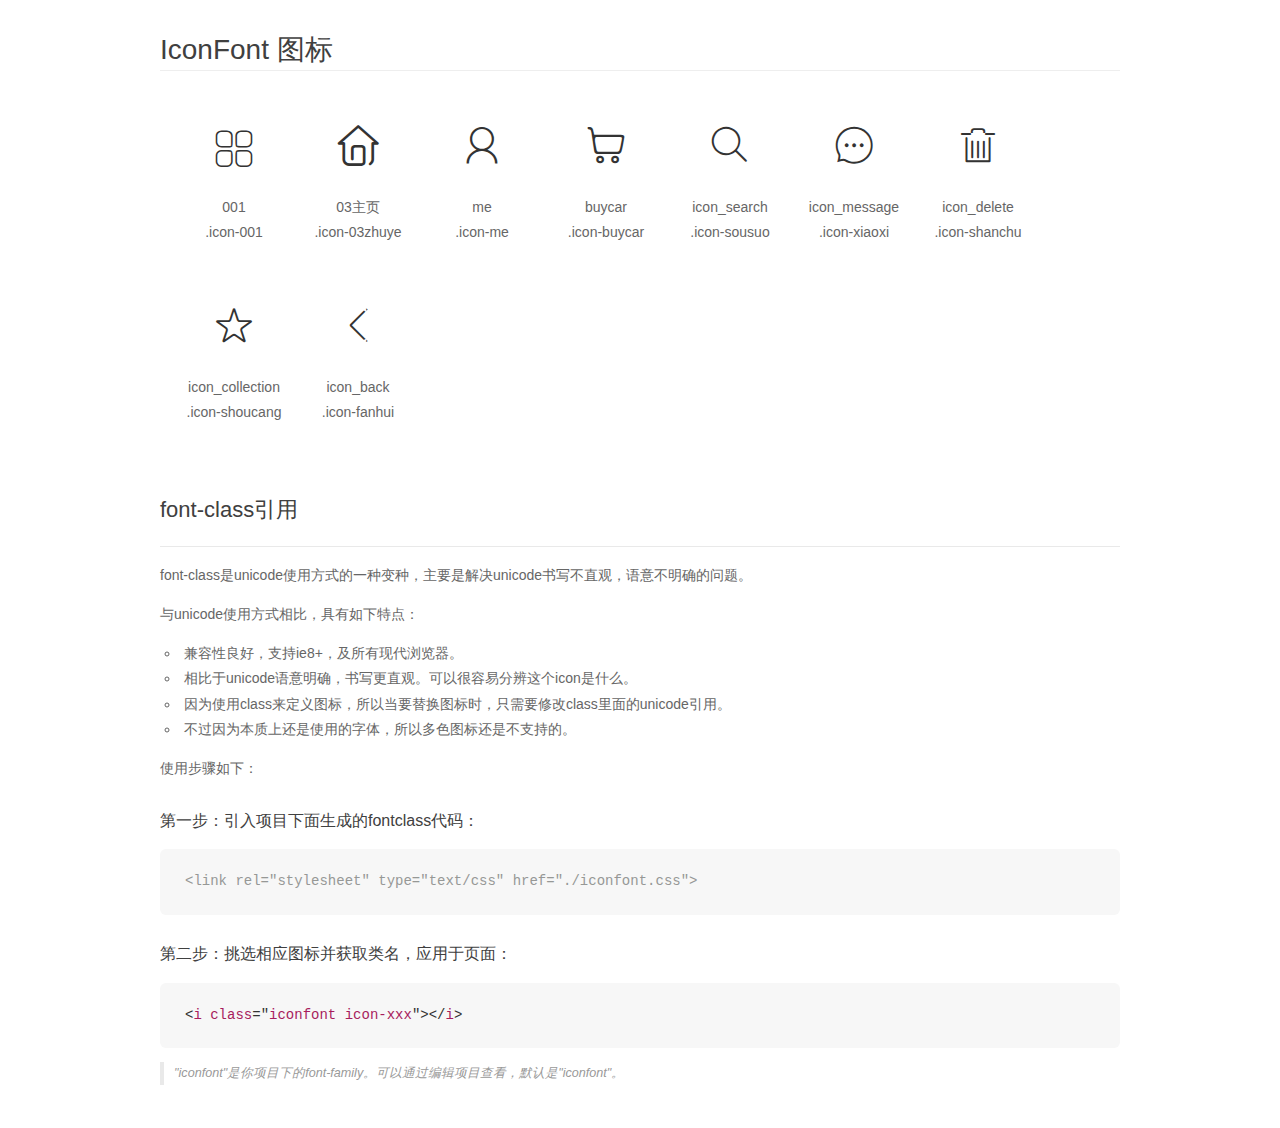
<file: static/iconfont/demo_fontclass.html>
<!DOCTYPE html>
<html>
<head>
    <meta charset="utf-8"/>
    <title>IconFont</title>
    <link rel="stylesheet" href="demo.css">
    <link rel="stylesheet" href="iconfont.css">
</head>
<body>
    <div class="main markdown">
        <h1>IconFont 图标</h1>
        <ul class="icon_lists clear">
            
                <li>
                <i class="icon iconfont icon-001"></i>
                    <div class="name">001</div>
                    <div class="fontclass">.icon-001</div>
                </li>
            
                <li>
                <i class="icon iconfont icon-03zhuye"></i>
                    <div class="name">03主页</div>
                    <div class="fontclass">.icon-03zhuye</div>
                </li>
            
                <li>
                <i class="icon iconfont icon-me"></i>
                    <div class="name">me</div>
                    <div class="fontclass">.icon-me</div>
                </li>
            
                <li>
                <i class="icon iconfont icon-buycar"></i>
                    <div class="name">buycar</div>
                    <div class="fontclass">.icon-buycar</div>
                </li>
            
                <li>
                <i class="icon iconfont icon-sousuo"></i>
                    <div class="name">icon_search</div>
                    <div class="fontclass">.icon-sousuo</div>
                </li>
            
                <li>
                <i class="icon iconfont icon-xiaoxi"></i>
                    <div class="name">icon_message</div>
                    <div class="fontclass">.icon-xiaoxi</div>
                </li>
            
                <li>
                <i class="icon iconfont icon-shanchu"></i>
                    <div class="name">icon_delete</div>
                    <div class="fontclass">.icon-shanchu</div>
                </li>
            
                <li>
                <i class="icon iconfont icon-shoucang"></i>
                    <div class="name">icon_collection</div>
                    <div class="fontclass">.icon-shoucang</div>
                </li>
            
                <li>
                <i class="icon iconfont icon-fanhui"></i>
                    <div class="name">icon_back</div>
                    <div class="fontclass">.icon-fanhui</div>
                </li>
            
        </ul>

        <h2 id="font-class-">font-class引用</h2>
        <hr>

        <p>font-class是unicode使用方式的一种变种，主要是解决unicode书写不直观，语意不明确的问题。</p>
        <p>与unicode使用方式相比，具有如下特点：</p>
        <ul>
        <li>兼容性良好，支持ie8+，及所有现代浏览器。</li>
        <li>相比于unicode语意明确，书写更直观。可以很容易分辨这个icon是什么。</li>
        <li>因为使用class来定义图标，所以当要替换图标时，只需要修改class里面的unicode引用。</li>
        <li>不过因为本质上还是使用的字体，所以多色图标还是不支持的。</li>
        </ul>
        <p>使用步骤如下：</p>
        <h3 id="-fontclass-">第一步：引入项目下面生成的fontclass代码：</h3>


        <pre><code class="lang-js hljs javascript"><span class="hljs-comment">&lt;link rel="stylesheet" type="text/css" href="./iconfont.css"&gt;</span></code></pre>
        <h3 id="-">第二步：挑选相应图标并获取类名，应用于页面：</h3>
        <pre><code class="lang-css hljs">&lt;<span class="hljs-selector-tag">i</span> <span class="hljs-selector-tag">class</span>="<span class="hljs-selector-tag">iconfont</span> <span class="hljs-selector-tag">icon-xxx</span>"&gt;&lt;/<span class="hljs-selector-tag">i</span>&gt;</code></pre>
        <blockquote>
        <p>"iconfont"是你项目下的font-family。可以通过编辑项目查看，默认是"iconfont"。</p>
        </blockquote>
    </div>
</body>
</html>
</file>
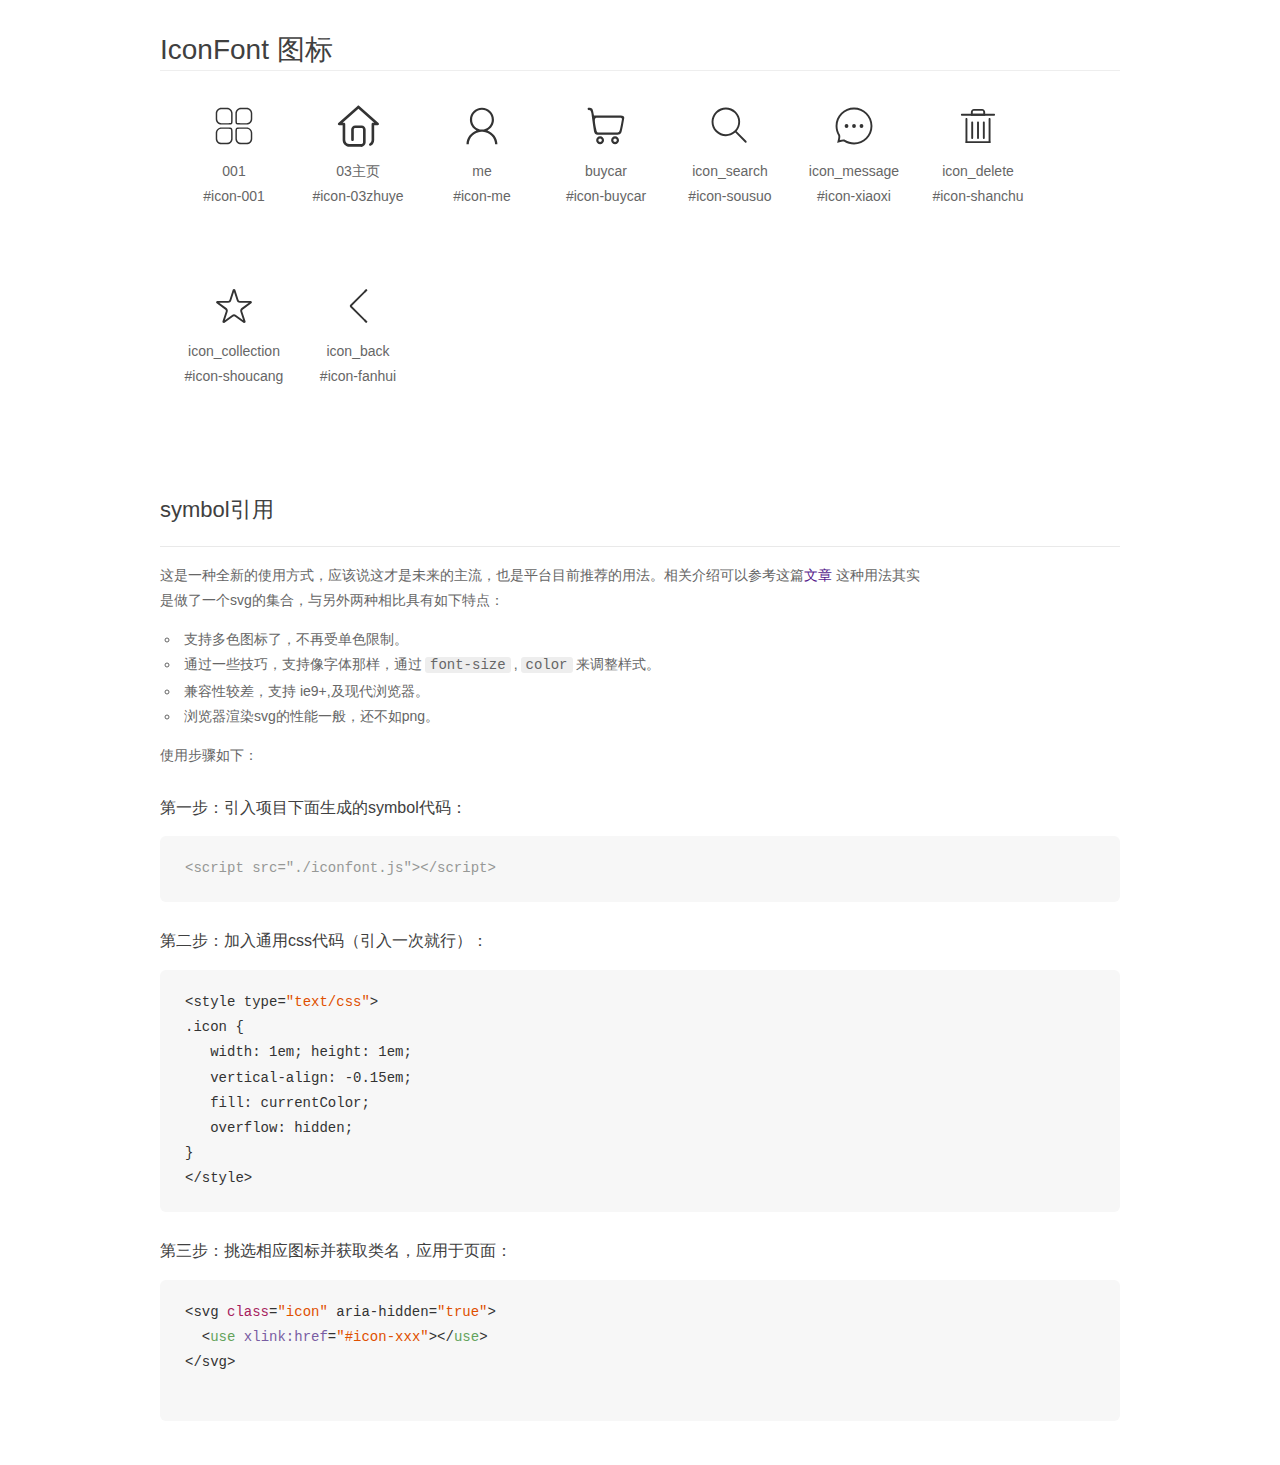
<file: static/iconfont/demo_symbol.html>
<!DOCTYPE html>
<html>
<head>
    <meta charset="utf-8"/>
    <title>IconFont</title>
    <link rel="stylesheet" href="demo.css">
    <script src="iconfont.js"></script>

    <style type="text/css">
        .icon {
          /* 通过设置 font-size 来改变图标大小 */
          width: 1em; height: 1em;
          /* 图标和文字相邻时，垂直对齐 */
          vertical-align: -0.15em;
          /* 通过设置 color 来改变 SVG 的颜色/fill */
          fill: currentColor;
          /* path 和 stroke 溢出 viewBox 部分在 IE 下会显示
             normalize.css 中也包含这行 */
          overflow: hidden;
        }

    </style>
</head>
<body>
    <div class="main markdown">
        <h1>IconFont 图标</h1>
        <ul class="icon_lists clear">
            
                <li>
                    <svg class="icon" aria-hidden="true">
                        <use xlink:href="#icon-001"></use>
                    </svg>
                    <div class="name">001</div>
                    <div class="fontclass">#icon-001</div>
                </li>
            
                <li>
                    <svg class="icon" aria-hidden="true">
                        <use xlink:href="#icon-03zhuye"></use>
                    </svg>
                    <div class="name">03主页</div>
                    <div class="fontclass">#icon-03zhuye</div>
                </li>
            
                <li>
                    <svg class="icon" aria-hidden="true">
                        <use xlink:href="#icon-me"></use>
                    </svg>
                    <div class="name">me</div>
                    <div class="fontclass">#icon-me</div>
                </li>
            
                <li>
                    <svg class="icon" aria-hidden="true">
                        <use xlink:href="#icon-buycar"></use>
                    </svg>
                    <div class="name">buycar</div>
                    <div class="fontclass">#icon-buycar</div>
                </li>
            
                <li>
                    <svg class="icon" aria-hidden="true">
                        <use xlink:href="#icon-sousuo"></use>
                    </svg>
                    <div class="name">icon_search</div>
                    <div class="fontclass">#icon-sousuo</div>
                </li>
            
                <li>
                    <svg class="icon" aria-hidden="true">
                        <use xlink:href="#icon-xiaoxi"></use>
                    </svg>
                    <div class="name">icon_message</div>
                    <div class="fontclass">#icon-xiaoxi</div>
                </li>
            
                <li>
                    <svg class="icon" aria-hidden="true">
                        <use xlink:href="#icon-shanchu"></use>
                    </svg>
                    <div class="name">icon_delete</div>
                    <div class="fontclass">#icon-shanchu</div>
                </li>
            
                <li>
                    <svg class="icon" aria-hidden="true">
                        <use xlink:href="#icon-shoucang"></use>
                    </svg>
                    <div class="name">icon_collection</div>
                    <div class="fontclass">#icon-shoucang</div>
                </li>
            
                <li>
                    <svg class="icon" aria-hidden="true">
                        <use xlink:href="#icon-fanhui"></use>
                    </svg>
                    <div class="name">icon_back</div>
                    <div class="fontclass">#icon-fanhui</div>
                </li>
            
        </ul>


        <h2 id="symbol-">symbol引用</h2>
        <hr>

        <p>这是一种全新的使用方式，应该说这才是未来的主流，也是平台目前推荐的用法。相关介绍可以参考这篇<a href="">文章</a>
        这种用法其实是做了一个svg的集合，与另外两种相比具有如下特点：</p>
        <ul>
          <li>支持多色图标了，不再受单色限制。</li>
          <li>通过一些技巧，支持像字体那样，通过<code>font-size</code>,<code>color</code>来调整样式。</li>
          <li>兼容性较差，支持 ie9+,及现代浏览器。</li>
          <li>浏览器渲染svg的性能一般，还不如png。</li>
        </ul>
        <p>使用步骤如下：</p>
        <h3 id="-symbol-">第一步：引入项目下面生成的symbol代码：</h3>
        <pre><code class="lang-js hljs javascript"><span class="hljs-comment">&lt;script src="./iconfont.js"&gt;&lt;/script&gt;</span></code></pre>
        <h3 id="-css-">第二步：加入通用css代码（引入一次就行）：</h3>
        <pre><code class="lang-js hljs javascript">&lt;style type=<span class="hljs-string">"text/css"</span>&gt;
.icon {
   width: <span class="hljs-number">1</span>em; height: <span class="hljs-number">1</span>em;
   vertical-align: <span class="hljs-number">-0.15</span>em;
   fill: currentColor;
   overflow: hidden;
}
&lt;<span class="hljs-regexp">/style&gt;</span></code></pre>
        <h3 id="-">第三步：挑选相应图标并获取类名，应用于页面：</h3>
        <pre><code class="lang-js hljs javascript">&lt;svg <span class="hljs-class"><span class="hljs-keyword">class</span></span>=<span class="hljs-string">"icon"</span> aria-hidden=<span class="hljs-string">"true"</span>&gt;<span class="xml"><span class="hljs-tag">
  &lt;<span class="hljs-name">use</span> <span class="hljs-attr">xlink:href</span>=<span class="hljs-string">"#icon-xxx"</span>&gt;</span><span class="hljs-tag">&lt;/<span class="hljs-name">use</span>&gt;</span>
</span>&lt;<span class="hljs-regexp">/svg&gt;
        </span></code></pre>
    </div>
</body>
</html>
</file>
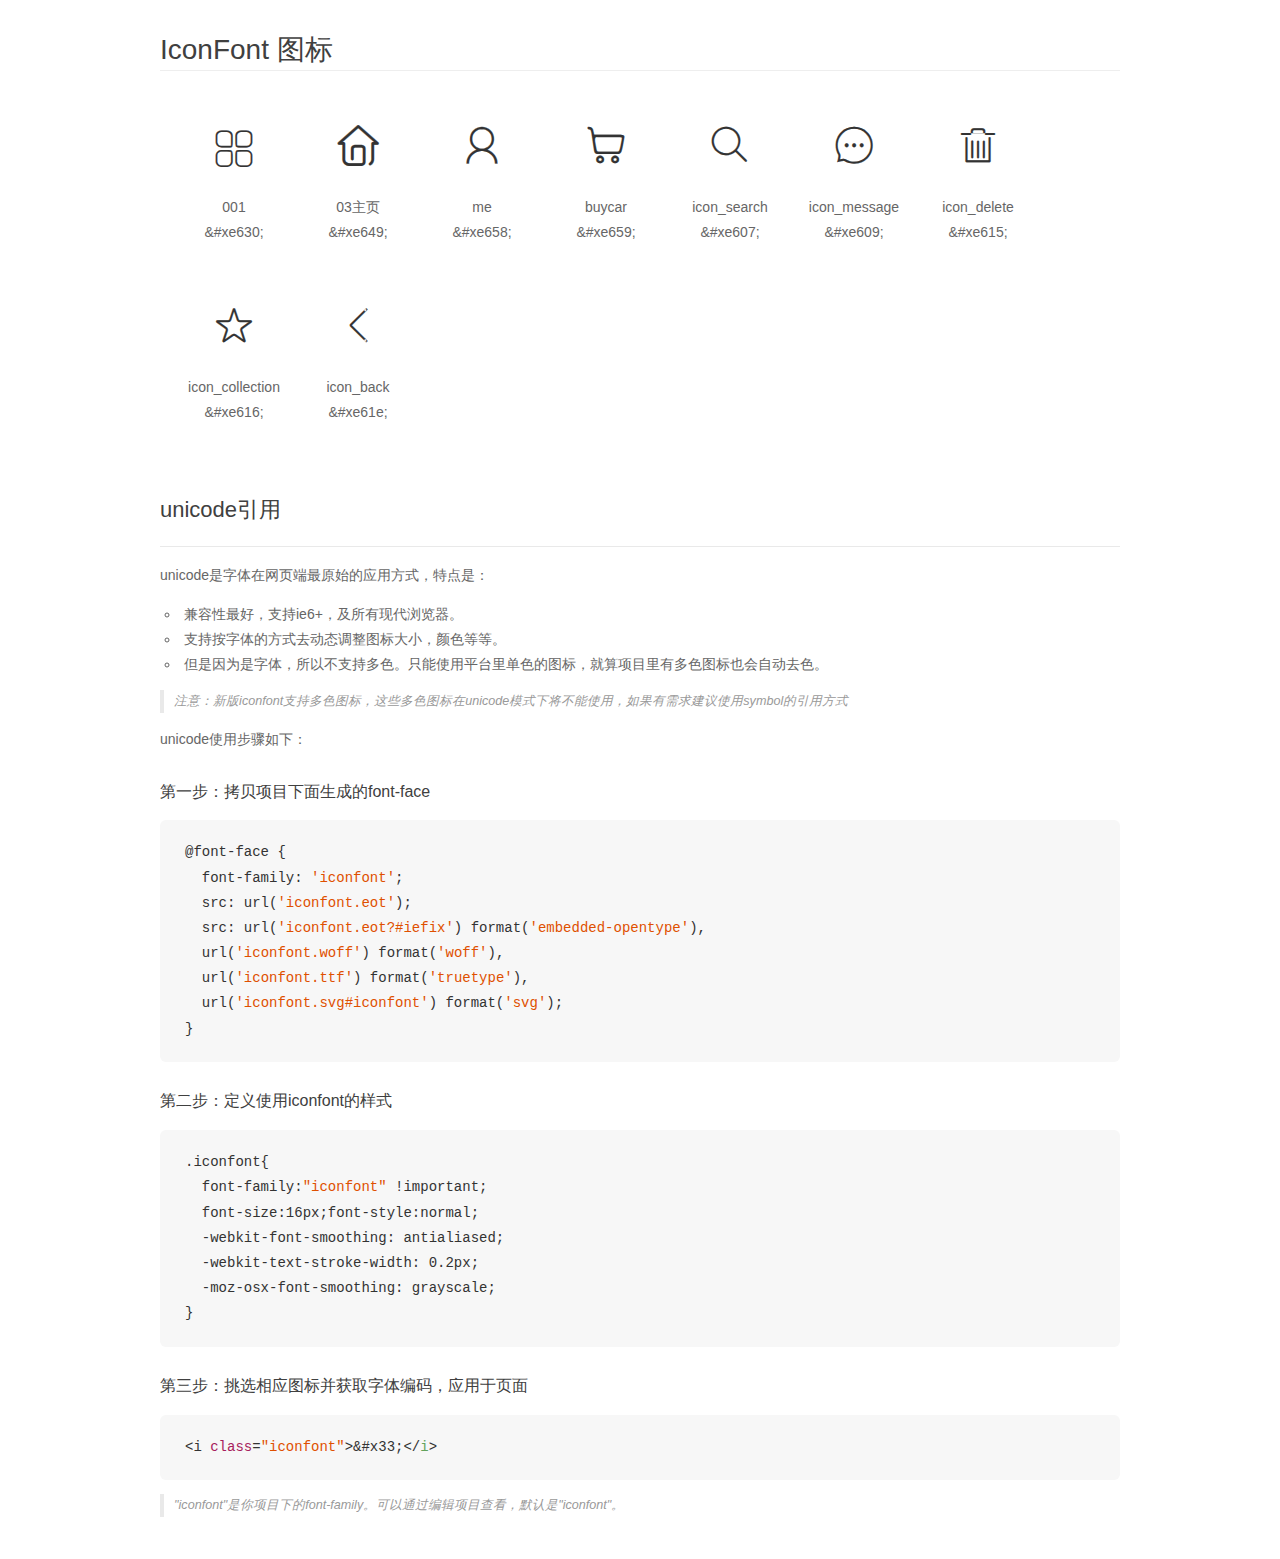
<file: static/iconfont/demo_unicode.html>
<!DOCTYPE html>
<html>
<head>
    <meta charset="utf-8"/>
    <title>IconFont</title>
    <link rel="stylesheet" href="demo.css">

    <style type="text/css">

        @font-face {font-family: "iconfont";
          src: url('iconfont.eot'); /* IE9*/
          src: url('iconfont.eot#iefix') format('embedded-opentype'), /* IE6-IE8 */
          url('iconfont.woff') format('woff'), /* chrome, firefox */
          url('iconfont.ttf') format('truetype'), /* chrome, firefox, opera, Safari, Android, iOS 4.2+*/
          url('iconfont.svg#iconfont') format('svg'); /* iOS 4.1- */
        }

        .iconfont {
          font-family:"iconfont" !important;
          font-size:16px;
          font-style:normal;
          -webkit-font-smoothing: antialiased;
          -webkit-text-stroke-width: 0.2px;
          -moz-osx-font-smoothing: grayscale;
        }

    </style>
</head>
<body>
    <div class="main markdown">
        <h1>IconFont 图标</h1>
        <ul class="icon_lists clear">
            
                <li>
                <i class="icon iconfont">&#xe630;</i>
                    <div class="name">001</div>
                    <div class="code">&amp;#xe630;</div>
                </li>
            
                <li>
                <i class="icon iconfont">&#xe649;</i>
                    <div class="name">03主页</div>
                    <div class="code">&amp;#xe649;</div>
                </li>
            
                <li>
                <i class="icon iconfont">&#xe658;</i>
                    <div class="name">me</div>
                    <div class="code">&amp;#xe658;</div>
                </li>
            
                <li>
                <i class="icon iconfont">&#xe659;</i>
                    <div class="name">buycar</div>
                    <div class="code">&amp;#xe659;</div>
                </li>
            
                <li>
                <i class="icon iconfont">&#xe607;</i>
                    <div class="name">icon_search</div>
                    <div class="code">&amp;#xe607;</div>
                </li>
            
                <li>
                <i class="icon iconfont">&#xe609;</i>
                    <div class="name">icon_message</div>
                    <div class="code">&amp;#xe609;</div>
                </li>
            
                <li>
                <i class="icon iconfont">&#xe615;</i>
                    <div class="name">icon_delete</div>
                    <div class="code">&amp;#xe615;</div>
                </li>
            
                <li>
                <i class="icon iconfont">&#xe616;</i>
                    <div class="name">icon_collection</div>
                    <div class="code">&amp;#xe616;</div>
                </li>
            
                <li>
                <i class="icon iconfont">&#xe61e;</i>
                    <div class="name">icon_back</div>
                    <div class="code">&amp;#xe61e;</div>
                </li>
            
        </ul>
        <h2 id="unicode-">unicode引用</h2>
        <hr>

        <p>unicode是字体在网页端最原始的应用方式，特点是：</p>
        <ul>
        <li>兼容性最好，支持ie6+，及所有现代浏览器。</li>
        <li>支持按字体的方式去动态调整图标大小，颜色等等。</li>
        <li>但是因为是字体，所以不支持多色。只能使用平台里单色的图标，就算项目里有多色图标也会自动去色。</li>
        </ul>
        <blockquote>
        <p>注意：新版iconfont支持多色图标，这些多色图标在unicode模式下将不能使用，如果有需求建议使用symbol的引用方式</p>
        </blockquote>
        <p>unicode使用步骤如下：</p>
        <h3 id="-font-face">第一步：拷贝项目下面生成的font-face</h3>
        <pre><code class="lang-js hljs javascript">@font-face {
  font-family: <span class="hljs-string">'iconfont'</span>;
  src: url(<span class="hljs-string">'iconfont.eot'</span>);
  src: url(<span class="hljs-string">'iconfont.eot?#iefix'</span>) format(<span class="hljs-string">'embedded-opentype'</span>),
  url(<span class="hljs-string">'iconfont.woff'</span>) format(<span class="hljs-string">'woff'</span>),
  url(<span class="hljs-string">'iconfont.ttf'</span>) format(<span class="hljs-string">'truetype'</span>),
  url(<span class="hljs-string">'iconfont.svg#iconfont'</span>) format(<span class="hljs-string">'svg'</span>);
}
</code></pre>
        <h3 id="-iconfont-">第二步：定义使用iconfont的样式</h3>
        <pre><code class="lang-js hljs javascript">.iconfont{
  font-family:<span class="hljs-string">"iconfont"</span> !important;
  font-size:<span class="hljs-number">16</span>px;font-style:normal;
  -webkit-font-smoothing: antialiased;
  -webkit-text-stroke-width: <span class="hljs-number">0.2</span>px;
  -moz-osx-font-smoothing: grayscale;
}
</code></pre>
        <h3 id="-">第三步：挑选相应图标并获取字体编码，应用于页面</h3>
        <pre><code class="lang-js hljs javascript">&lt;i <span class="hljs-class"><span class="hljs-keyword">class</span></span>=<span class="hljs-string">"iconfont"</span>&gt;&amp;#x33;<span class="xml"><span class="hljs-tag">&lt;/<span class="hljs-name">i</span>&gt;</span></span></code></pre>

        <blockquote>
        <p>"iconfont"是你项目下的font-family。可以通过编辑项目查看，默认是"iconfont"。</p>
        </blockquote>
    </div>


</body>
</html>
</file>
<file: static/iconfont/iconfont.css>
@font-face {font-family: "iconfont";
  src: url('iconfont.eot?t=1524454465880'); /* IE9*/
  src: url('iconfont.eot?t=1524454465880#iefix') format('embedded-opentype'), /* IE6-IE8 */
  url('[data-uri]') format('woff'),
  url('iconfont.ttf?t=1524454465880') format('truetype'), /* chrome, firefox, opera, Safari, Android, iOS 4.2+*/
  url('iconfont.svg?t=1524454465880#iconfont') format('svg'); /* iOS 4.1- */
}

.iconfont {
  font-family:"iconfont" !important;
  font-size:16px;
  font-style:normal;
  -webkit-font-smoothing: antialiased;
  -moz-osx-font-smoothing: grayscale;
}

.icon-001:before { content: "\e630"; }

.icon-03zhuye:before { content: "\e649"; }

.icon-me:before { content: "\e658"; }

.icon-buycar:before { content: "\e659"; }

.icon-sousuo:before { content: "\e607"; }

.icon-xiaoxi:before { content: "\e609"; }

.icon-shanchu:before { content: "\e615"; }

.icon-shoucang:before { content: "\e616"; }

.icon-fanhui:before { content: "\e61e"; }
</file>
<file: static/iconfont/demo.css>
*{margin: 0;padding: 0;list-style: none;}
/*
KISSY CSS Reset
理念：1. reset 的目的不是清除浏览器的默认样式，这仅是部分工作。清除和重置是紧密不可分的。
2. reset 的目的不是让默认样式在所有浏览器下一致，而是减少默认样式有可能带来的问题。
3. reset 期望提供一套普适通用的基础样式。但没有银弹，推荐根据具体需求，裁剪和修改后再使用。
特色：1. 适应中文；2. 基于最新主流浏览器。
维护：玉伯<lifesinger@gmail.com>, 正淳<ragecarrier@gmail.com>
 */

/** 清除内外边距 **/
body, h1, h2, h3, h4, h5, h6, hr, p, blockquote, /* structural elements 结构元素 */
dl, dt, dd, ul, ol, li, /* list elements 列表元素 */
pre, /* text formatting elements 文本格式元素 */
form, fieldset, legend, button, input, textarea, /* form elements 表单元素 */
th, td /* table elements 表格元素 */ {
  margin: 0;
  padding: 0;
}

/** 设置默认字体 **/
body,
button, input, select, textarea /* for ie */ {
  font: 12px/1.5 tahoma, arial, \5b8b\4f53, sans-serif;
}
h1, h2, h3, h4, h5, h6 { font-size: 100%; }
address, cite, dfn, em, var { font-style: normal; } /* 将斜体扶正 */
code, kbd, pre, samp { font-family: courier new, courier, monospace; } /* 统一等宽字体 */
small { font-size: 12px; } /* 小于 12px 的中文很难阅读，让 small 正常化 */

/** 重置列表元素 **/
ul, ol { list-style: none; }

/** 重置文本格式元素 **/
a { text-decoration: none; }
a:hover { text-decoration: underline; }


/** 重置表单元素 **/
legend { color: #000; } /* for ie6 */
fieldset, img { border: 0; } /* img 搭车：让链接里的 img 无边框 */
button, input, select, textarea { font-size: 100%; } /* 使得表单元素在 ie 下能继承字体大小 */
/* 注：optgroup 无法扶正 */

/** 重置表格元素 **/
table { border-collapse: collapse; border-spacing: 0; }

/* 清除浮动 */
.ks-clear:after, .clear:after {
  content: '\20';
  display: block;
  height: 0;
  clear: both;
}
.ks-clear, .clear {
  *zoom: 1;
}

.main {
  padding: 30px 100px;
width: 960px;
margin: 0 auto;
}
.main h1{font-size:36px; color:#333; text-align:left;margin-bottom:30px; border-bottom: 1px solid #eee;}

.helps{margin-top:40px;}
.helps pre{
  padding:20px;
  margin:10px 0;
  border:solid 1px #e7e1cd;
  background-color: #fffdef;
  overflow: auto;
}

.icon_lists{
  width: 100% !important;

}

.icon_lists li{
  float:left;
  width: 100px;
  height:180px;
  text-align: center;
  list-style: none !important;
}
.icon_lists .icon{
  font-size: 42px;
  line-height: 100px;
  margin: 10px 0;
  color:#333;
  -webkit-transition: font-size 0.25s ease-out 0s;
  -moz-transition: font-size 0.25s ease-out 0s;
  transition: font-size 0.25s ease-out 0s;

}
.icon_lists .icon:hover{
  font-size: 100px;
}



.markdown {
  color: #666;
  font-size: 14px;
  line-height: 1.8;
}

.highlight {
  line-height: 1.5;
}

.markdown img {
  vertical-align: middle;
  max-width: 100%;
}

.markdown h1 {
  color: #404040;
  font-weight: 500;
  line-height: 40px;
  margin-bottom: 24px;
}

.markdown h2,
.markdown h3,
.markdown h4,
.markdown h5,
.markdown h6 {
  color: #404040;
  margin: 1.6em 0 0.6em 0;
  font-weight: 500;
  clear: both;
}

.markdown h1 {
  font-size: 28px;
}

.markdown h2 {
  font-size: 22px;
}

.markdown h3 {
  font-size: 16px;
}

.markdown h4 {
  font-size: 14px;
}

.markdown h5 {
  font-size: 12px;
}

.markdown h6 {
  font-size: 12px;
}

.markdown hr {
  height: 1px;
  border: 0;
  background: #e9e9e9;
  margin: 16px 0;
  clear: both;
}

.markdown p,
.markdown pre {
  margin: 1em 0;
}

.markdown > p,
.markdown > blockquote,
.markdown > .highlight,
.markdown > ol,
.markdown > ul {
  width: 80%;
}

.markdown ul > li {
  list-style: circle;
}

.markdown > ul li,
.markdown blockquote ul > li {
  margin-left: 20px;
  padding-left: 4px;
}

.markdown > ul li p,
.markdown > ol li p {
  margin: 0.6em 0;
}

.markdown ol > li {
  list-style: decimal;
}

.markdown > ol li,
.markdown blockquote ol > li {
  margin-left: 20px;
  padding-left: 4px;
}

.markdown code {
  margin: 0 3px;
  padding: 0 5px;
  background: #eee;
  border-radius: 3px;
}

.markdown pre {
  border-radius: 6px;
  background: #f7f7f7;
  padding: 20px;
}

.markdown pre code {
  border: none;
  background: #f7f7f7;
  margin: 0;
}

.markdown strong,
.markdown b {
  font-weight: 600;
}

.markdown > table {
  border-collapse: collapse;
  border-spacing: 0px;
  empty-cells: show;
  border: 1px solid #e9e9e9;
  width: 95%;
  margin-bottom: 24px;
}

.markdown > table th {
  white-space: nowrap;
  color: #333;
  font-weight: 600;

}

.markdown > table th,
.markdown > table td {
  border: 1px solid #e9e9e9;
  padding: 8px 16px;
  text-align: left;
}

.markdown > table th {
  background: #F7F7F7;
}

.markdown blockquote {
  font-size: 90%;
  color: #999;
  border-left: 4px solid #e9e9e9;
  padding-left: 0.8em;
  margin: 1em 0;
  font-style: italic;
}

.markdown blockquote p {
  margin: 0;
}

.markdown .anchor {
  opacity: 0;
  transition: opacity 0.3s ease;
  margin-left: 8px;
}

.markdown .waiting {
  color: #ccc;
}

.markdown h1:hover .anchor,
.markdown h2:hover .anchor,
.markdown h3:hover .anchor,
.markdown h4:hover .anchor,
.markdown h5:hover .anchor,
.markdown h6:hover .anchor {
  opacity: 1;
  display: inline-block;
}

.markdown > br,
.markdown > p > br {
  clear: both;
}


.hljs {
  display: block;
  background: white;
  padding: 0.5em;
  color: #333333;
  overflow-x: auto;
}

.hljs-comment,
.hljs-meta {
  color: #969896;
}

.hljs-string,
.hljs-variable,
.hljs-template-variable,
.hljs-strong,
.hljs-emphasis,
.hljs-quote {
  color: #df5000;
}

.hljs-keyword,
.hljs-selector-tag,
.hljs-type {
  color: #a71d5d;
}

.hljs-literal,
.hljs-symbol,
.hljs-bullet,
.hljs-attribute {
  color: #0086b3;
}

.hljs-section,
.hljs-name {
  color: #63a35c;
}

.hljs-tag {
  color: #333333;
}

.hljs-title,
.hljs-attr,
.hljs-selector-id,
.hljs-selector-class,
.hljs-selector-attr,
.hljs-selector-pseudo {
  color: #795da3;
}

.hljs-addition {
  color: #55a532;
  background-color: #eaffea;
}

.hljs-deletion {
  color: #bd2c00;
  background-color: #ffecec;
}

.hljs-link {
  text-decoration: underline;
}

pre{
  background: #fff;
}
</file>
